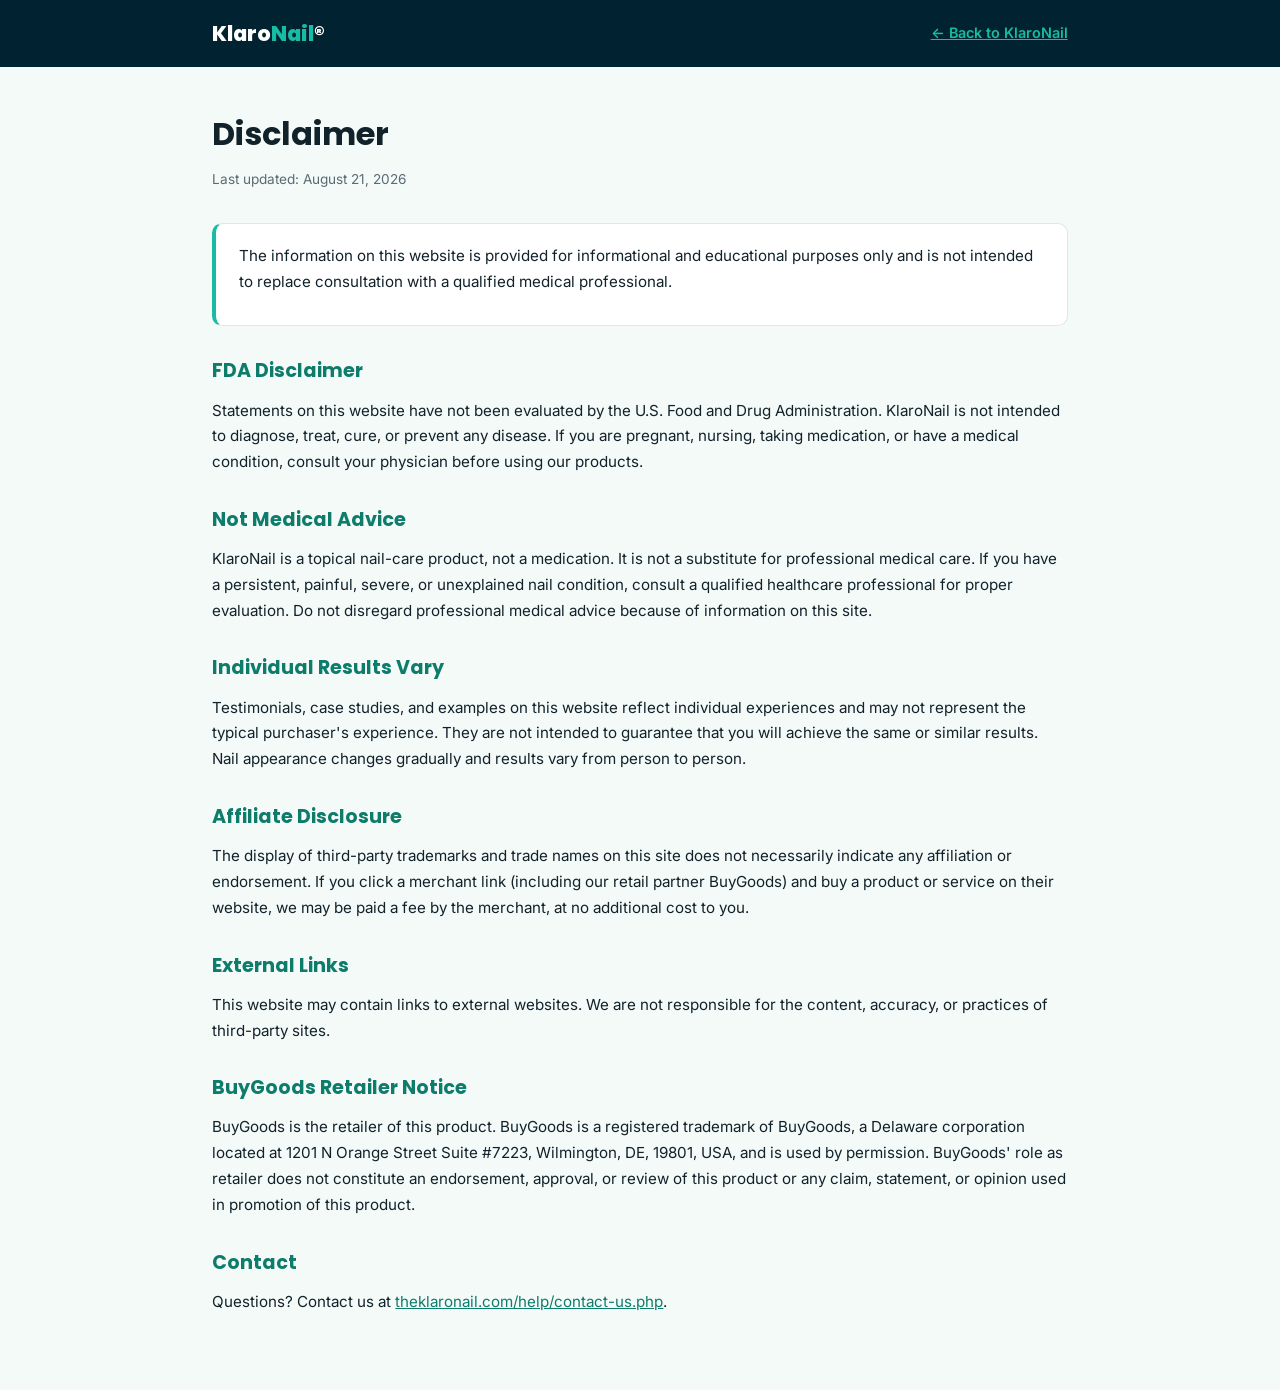
<file: disclaimer.html>
<!DOCTYPE html>
<html lang="en">
<head>
<meta charset="UTF-8">
<meta name="viewport" content="width=device-width, initial-scale=1.0">
<title>Disclaimer | KlaroNail® Official</title>
<meta name="description" content="KlaroNail Disclaimer — FDA disclaimer, results disclaimer and affiliate disclosure.">
<link rel="preconnect" href="https://fonts.googleapis.com">
<link href="https://fonts.googleapis.com/css2?family=Poppins:wght@600;700;800&family=Inter:wght@400;500;600&display=swap" rel="stylesheet">
<style>
*{margin:0;padding:0;box-sizing:border-box}
:root{--teal:#18BCA3;--teal-dark:#0E7C6B;--navy:#012230;--ink:#12222B;--muted:#5B6B72;--bg:#F4FAF8;--line:#DCEAE6}
body{font-family:'Inter',system-ui,sans-serif;background:var(--bg);color:var(--ink);line-height:1.7}
h1,h2,h3{font-family:'Poppins',sans-serif}
.top{background:var(--navy);padding:1rem 0}
.top .wrap{max-width:900px;margin:0 auto;padding:0 1.4rem;display:flex;justify-content:space-between;align-items:center}
.brand{font-family:'Poppins',sans-serif;font-weight:800;font-size:1.3rem;color:#fff}
.brand span{color:var(--teal)}
.top a{color:var(--teal);font-weight:600;font-size:.9rem}
.wrap{max-width:900px;margin:0 auto;padding:2.5rem 1.4rem 4rem}
h1{font-size:2rem;margin-bottom:.4rem}
.updated{color:var(--muted);font-size:.85rem;margin-bottom:2rem}
h2{font-size:1.2rem;margin:1.8rem 0 .6rem;color:var(--teal-dark)}
p,li{font-size:.95rem;color:var(--ink);margin-bottom:.7rem}
ul{padding-left:1.2rem}
.intro{background:#fff;border:1px solid var(--line);border-left:4px solid var(--teal);border-radius:10px;padding:1.2rem 1.4rem}
a{color:var(--teal-dark)}
</style>
</head>
<body>
<div class="top"><div class="wrap"><span class="brand">Klaro<span>Nail</span>®</span><a href="index.html">← Back to KlaroNail</a></div></div>
<div class="wrap">
<h1>Disclaimer</h1>
<p class="updated">Last updated: August 21, 2026</p>
<div class="intro"><p>The information on this website is provided for informational and educational purposes only and is not intended to replace consultation with a qualified medical professional.</p></div>

<h2>FDA Disclaimer</h2>
<p>Statements on this website have not been evaluated by the U.S. Food and Drug Administration. KlaroNail is not intended to diagnose, treat, cure, or prevent any disease. If you are pregnant, nursing, taking medication, or have a medical condition, consult your physician before using our products.</p>

<h2>Not Medical Advice</h2>
<p>KlaroNail is a topical nail-care product, not a medication. It is not a substitute for professional medical care. If you have a persistent, painful, severe, or unexplained nail condition, consult a qualified healthcare professional for proper evaluation. Do not disregard professional medical advice because of information on this site.</p>

<h2>Individual Results Vary</h2>
<p>Testimonials, case studies, and examples on this website reflect individual experiences and may not represent the typical purchaser's experience. They are not intended to guarantee that you will achieve the same or similar results. Nail appearance changes gradually and results vary from person to person.</p>

<h2>Affiliate Disclosure</h2>
<p>The display of third-party trademarks and trade names on this site does not necessarily indicate any affiliation or endorsement. If you click a merchant link (including our retail partner BuyGoods) and buy a product or service on their website, we may be paid a fee by the merchant, at no additional cost to you.</p>

<h2>External Links</h2>
<p>This website may contain links to external websites. We are not responsible for the content, accuracy, or practices of third-party sites.</p>

<h2>BuyGoods Retailer Notice</h2>
<p>BuyGoods is the retailer of this product. BuyGoods is a registered trademark of BuyGoods, a Delaware corporation located at 1201 N Orange Street Suite #7223, Wilmington, DE, 19801, USA, and is used by permission. BuyGoods' role as retailer does not constitute an endorsement, approval, or review of this product or any claim, statement, or opinion used in promotion of this product.</p>

<h2>Contact</h2>
<p>Questions? Contact us at <a href="https://theklaronail.com/help/contact-us.php">theklaronail.com/help/contact-us.php</a>.</p>
</div>
</body>
</html>
</file>
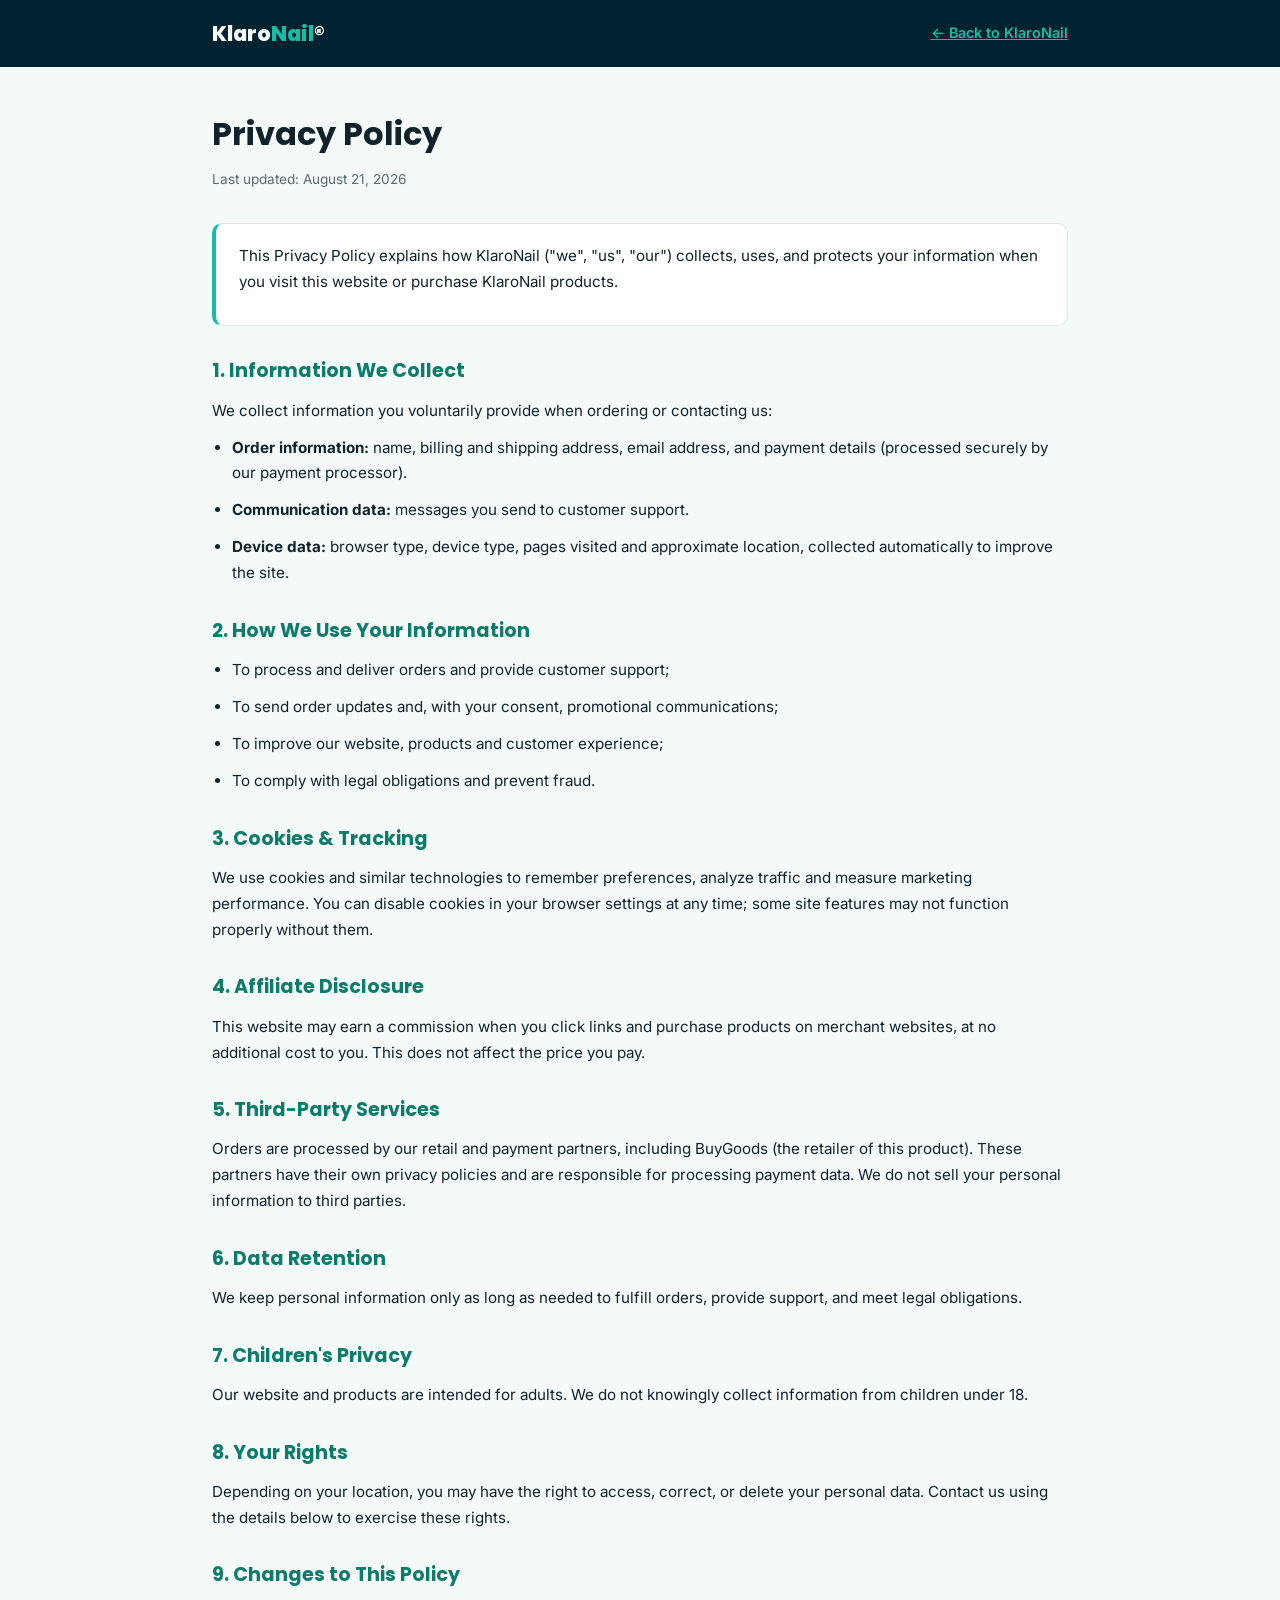
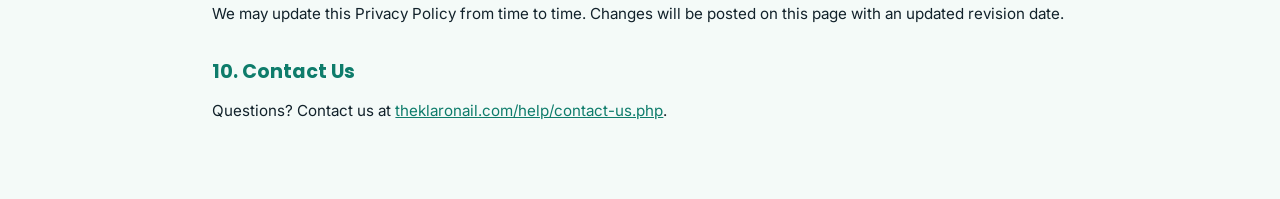
<file: privacy.html>
<!DOCTYPE html>
<html lang="en">
<head>
<meta charset="UTF-8">
<meta name="viewport" content="width=device-width, initial-scale=1.0">
<title>Privacy Policy | KlaroNail® Official</title>
<meta name="description" content="KlaroNail Privacy Policy — how we collect, use and protect your information.">
<link rel="preconnect" href="https://fonts.googleapis.com">
<link href="https://fonts.googleapis.com/css2?family=Poppins:wght@600;700;800&family=Inter:wght@400;500;600&display=swap" rel="stylesheet">
<style>
*{margin:0;padding:0;box-sizing:border-box}
:root{--teal:#18BCA3;--teal-dark:#0E7C6B;--navy:#012230;--ink:#12222B;--muted:#5B6B72;--bg:#F4FAF8;--line:#DCEAE6}
body{font-family:'Inter',system-ui,sans-serif;background:var(--bg);color:var(--ink);line-height:1.7}
h1,h2,h3{font-family:'Poppins',sans-serif}
.top{background:var(--navy);padding:1rem 0}
.top .wrap{max-width:900px;margin:0 auto;padding:0 1.4rem;display:flex;justify-content:space-between;align-items:center}
.brand{font-family:'Poppins',sans-serif;font-weight:800;font-size:1.3rem;color:#fff}
.brand span{color:var(--teal)}
.top a{color:var(--teal);font-weight:600;font-size:.9rem}
.wrap{max-width:900px;margin:0 auto;padding:2.5rem 1.4rem 4rem}
h1{font-size:2rem;margin-bottom:.4rem}
.updated{color:var(--muted);font-size:.85rem;margin-bottom:2rem}
h2{font-size:1.2rem;margin:1.8rem 0 .6rem;color:var(--teal-dark)}
p,li{font-size:.95rem;color:var(--ink);margin-bottom:.7rem}
ul{padding-left:1.2rem}
.intro{background:#fff;border:1px solid var(--line);border-left:4px solid var(--teal);border-radius:10px;padding:1.2rem 1.4rem}
a{color:var(--teal-dark)}
</style>
</head>
<body>
<div class="top"><div class="wrap"><span class="brand">Klaro<span>Nail</span>®</span><a href="index.html">← Back to KlaroNail</a></div></div>
<div class="wrap">
<h1>Privacy Policy</h1>
<p class="updated">Last updated: August 21, 2026</p>
<div class="intro"><p>This Privacy Policy explains how KlaroNail ("we", "us", "our") collects, uses, and protects your information when you visit this website or purchase KlaroNail products.</p></div>

<h2>1. Information We Collect</h2>
<p>We collect information you voluntarily provide when ordering or contacting us:</p>
<ul>
<li><strong>Order information:</strong> name, billing and shipping address, email address, and payment details (processed securely by our payment processor).</li>
<li><strong>Communication data:</strong> messages you send to customer support.</li>
<li><strong>Device data:</strong> browser type, device type, pages visited and approximate location, collected automatically to improve the site.</li>
</ul>

<h2>2. How We Use Your Information</h2>
<ul>
<li>To process and deliver orders and provide customer support;</li>
<li>To send order updates and, with your consent, promotional communications;</li>
<li>To improve our website, products and customer experience;</li>
<li>To comply with legal obligations and prevent fraud.</li>
</ul>

<h2>3. Cookies & Tracking</h2>
<p>We use cookies and similar technologies to remember preferences, analyze traffic and measure marketing performance. You can disable cookies in your browser settings at any time; some site features may not function properly without them.</p>

<h2>4. Affiliate Disclosure</h2>
<p>This website may earn a commission when you click links and purchase products on merchant websites, at no additional cost to you. This does not affect the price you pay.</p>

<h2>5. Third-Party Services</h2>
<p>Orders are processed by our retail and payment partners, including BuyGoods (the retailer of this product). These partners have their own privacy policies and are responsible for processing payment data. We do not sell your personal information to third parties.</p>

<h2>6. Data Retention</h2>
<p>We keep personal information only as long as needed to fulfill orders, provide support, and meet legal obligations.</p>

<h2>7. Children's Privacy</h2>
<p>Our website and products are intended for adults. We do not knowingly collect information from children under 18.</p>

<h2>8. Your Rights</h2>
<p>Depending on your location, you may have the right to access, correct, or delete your personal data. Contact us using the details below to exercise these rights.</p>

<h2>9. Changes to This Policy</h2>
<p>We may update this Privacy Policy from time to time. Changes will be posted on this page with an updated revision date.</p>

<h2>10. Contact Us</h2>
<p>Questions? Contact us at <a href="https://theklaronail.com/help/contact-us.php">theklaronail.com/help/contact-us.php</a>.</p>
</div>
</body>
</html>
</file>
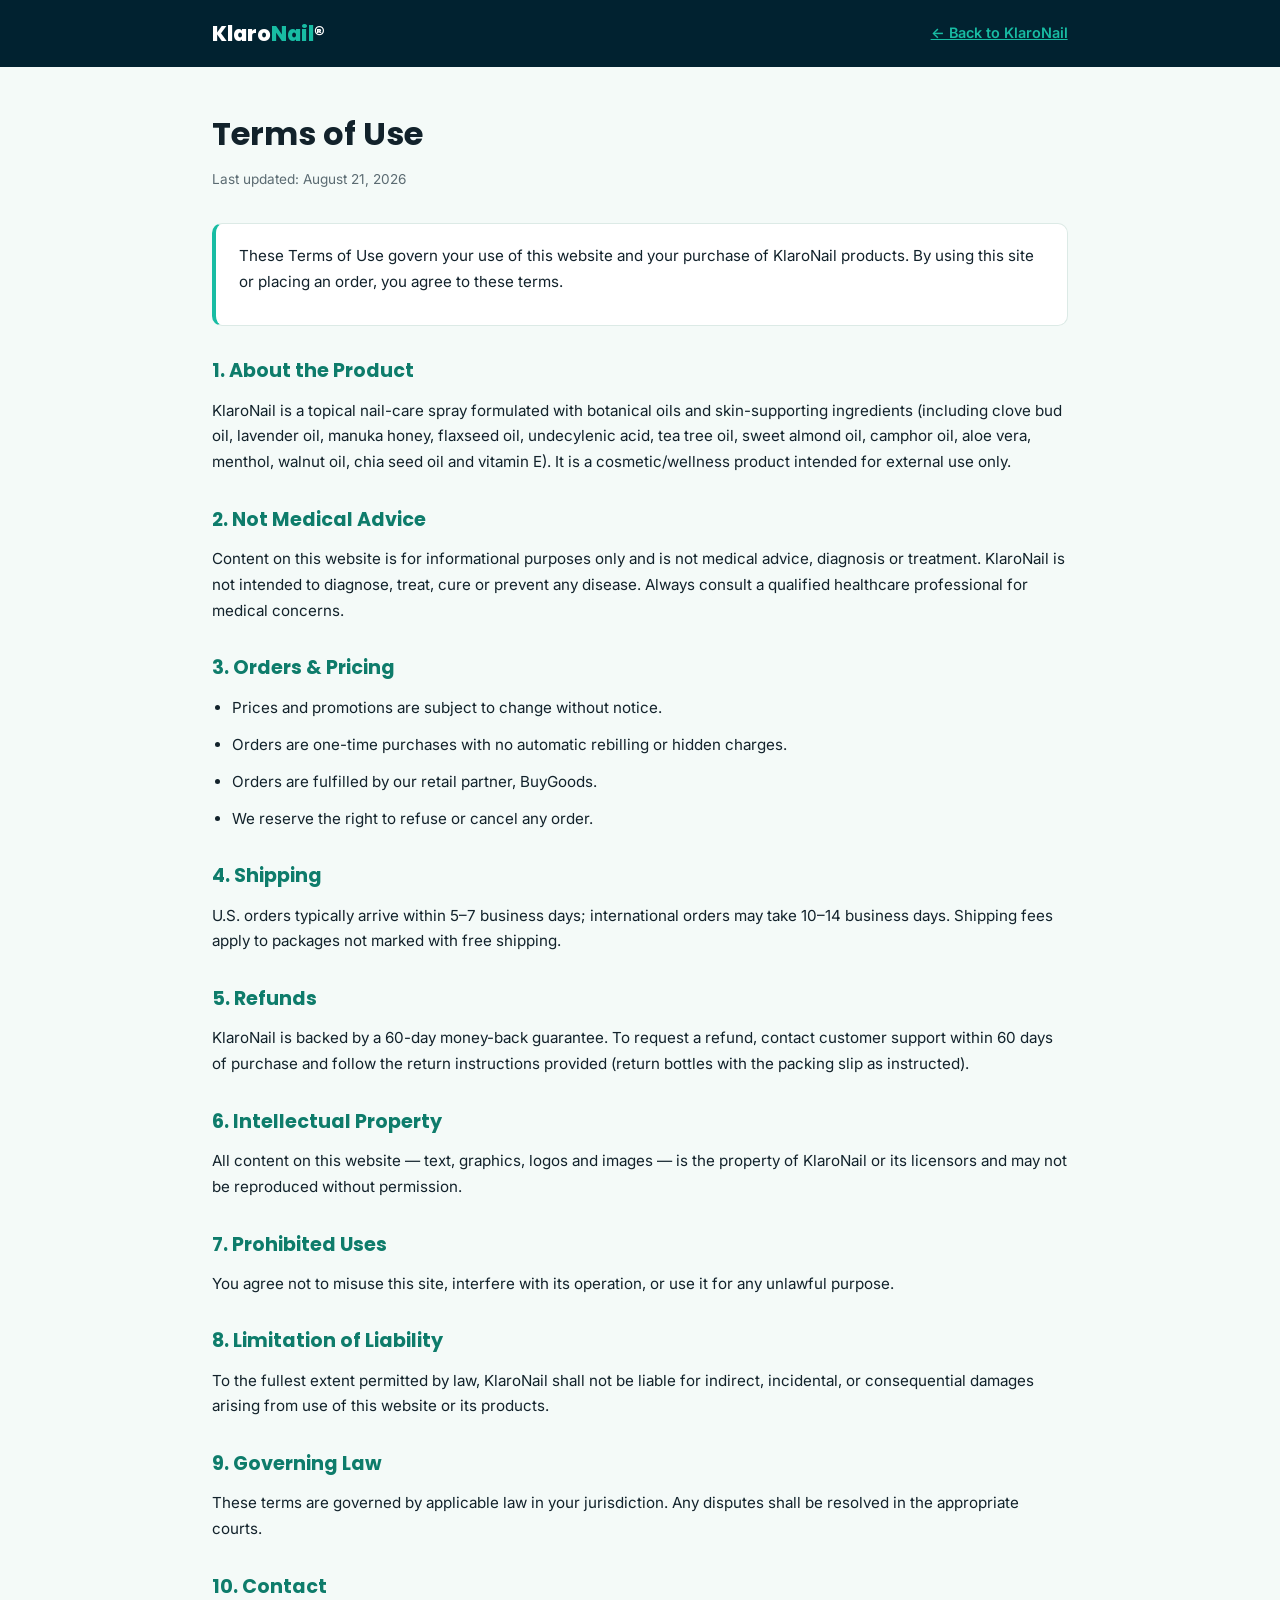
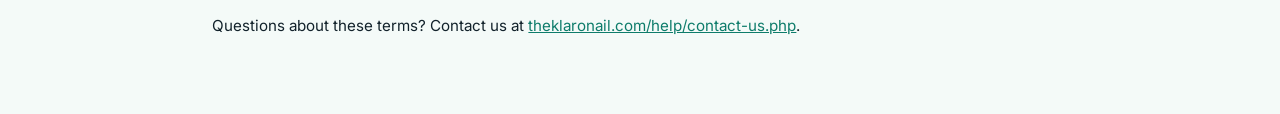
<file: terms.html>
<!DOCTYPE html>
<html lang="en">
<head>
<meta charset="UTF-8">
<meta name="viewport" content="width=device-width, initial-scale=1.0">
<title>Terms of Use | KlaroNail® Official</title>
<meta name="description" content="KlaroNail Terms of Use — the terms governing use of this website and purchase of KlaroNail products.">
<link rel="preconnect" href="https://fonts.googleapis.com">
<link href="https://fonts.googleapis.com/css2?family=Poppins:wght@600;700;800&family=Inter:wght@400;500;600&display=swap" rel="stylesheet">
<style>
*{margin:0;padding:0;box-sizing:border-box}
:root{--teal:#18BCA3;--teal-dark:#0E7C6B;--navy:#012230;--ink:#12222B;--muted:#5B6B72;--bg:#F4FAF8;--line:#DCEAE6}
body{font-family:'Inter',system-ui,sans-serif;background:var(--bg);color:var(--ink);line-height:1.7}
h1,h2,h3{font-family:'Poppins',sans-serif}
.top{background:var(--navy);padding:1rem 0}
.top .wrap{max-width:900px;margin:0 auto;padding:0 1.4rem;display:flex;justify-content:space-between;align-items:center}
.brand{font-family:'Poppins',sans-serif;font-weight:800;font-size:1.3rem;color:#fff}
.brand span{color:var(--teal)}
.top a{color:var(--teal);font-weight:600;font-size:.9rem}
.wrap{max-width:900px;margin:0 auto;padding:2.5rem 1.4rem 4rem}
h1{font-size:2rem;margin-bottom:.4rem}
.updated{color:var(--muted);font-size:.85rem;margin-bottom:2rem}
h2{font-size:1.2rem;margin:1.8rem 0 .6rem;color:var(--teal-dark)}
p,li{font-size:.95rem;color:var(--ink);margin-bottom:.7rem}
ul{padding-left:1.2rem}
.intro{background:#fff;border:1px solid var(--line);border-left:4px solid var(--teal);border-radius:10px;padding:1.2rem 1.4rem}
a{color:var(--teal-dark)}
</style>
</head>
<body>
<div class="top"><div class="wrap"><span class="brand">Klaro<span>Nail</span>®</span><a href="index.html">← Back to KlaroNail</a></div></div>
<div class="wrap">
<h1>Terms of Use</h1>
<p class="updated">Last updated: August 21, 2026</p>
<div class="intro"><p>These Terms of Use govern your use of this website and your purchase of KlaroNail products. By using this site or placing an order, you agree to these terms.</p></div>

<h2>1. About the Product</h2>
<p>KlaroNail is a topical nail-care spray formulated with botanical oils and skin-supporting ingredients (including clove bud oil, lavender oil, manuka honey, flaxseed oil, undecylenic acid, tea tree oil, sweet almond oil, camphor oil, aloe vera, menthol, walnut oil, chia seed oil and vitamin E). It is a cosmetic/wellness product intended for external use only.</p>

<h2>2. Not Medical Advice</h2>
<p>Content on this website is for informational purposes only and is not medical advice, diagnosis or treatment. KlaroNail is not intended to diagnose, treat, cure or prevent any disease. Always consult a qualified healthcare professional for medical concerns.</p>

<h2>3. Orders & Pricing</h2>
<ul>
<li>Prices and promotions are subject to change without notice.</li>
<li>Orders are one-time purchases with no automatic rebilling or hidden charges.</li>
<li>Orders are fulfilled by our retail partner, BuyGoods.</li>
<li>We reserve the right to refuse or cancel any order.</li>
</ul>

<h2>4. Shipping</h2>
<p>U.S. orders typically arrive within 5–7 business days; international orders may take 10–14 business days. Shipping fees apply to packages not marked with free shipping.</p>

<h2>5. Refunds</h2>
<p>KlaroNail is backed by a 60-day money-back guarantee. To request a refund, contact customer support within 60 days of purchase and follow the return instructions provided (return bottles with the packing slip as instructed).</p>

<h2>6. Intellectual Property</h2>
<p>All content on this website — text, graphics, logos and images — is the property of KlaroNail or its licensors and may not be reproduced without permission.</p>

<h2>7. Prohibited Uses</h2>
<p>You agree not to misuse this site, interfere with its operation, or use it for any unlawful purpose.</p>

<h2>8. Limitation of Liability</h2>
<p>To the fullest extent permitted by law, KlaroNail shall not be liable for indirect, incidental, or consequential damages arising from use of this website or its products.</p>

<h2>9. Governing Law</h2>
<p>These terms are governed by applicable law in your jurisdiction. Any disputes shall be resolved in the appropriate courts.</p>

<h2>10. Contact</h2>
<p>Questions about these terms? Contact us at <a href="https://theklaronail.com/help/contact-us.php">theklaronail.com/help/contact-us.php</a>.</p>
</div>
</body>
</html>
</file>
